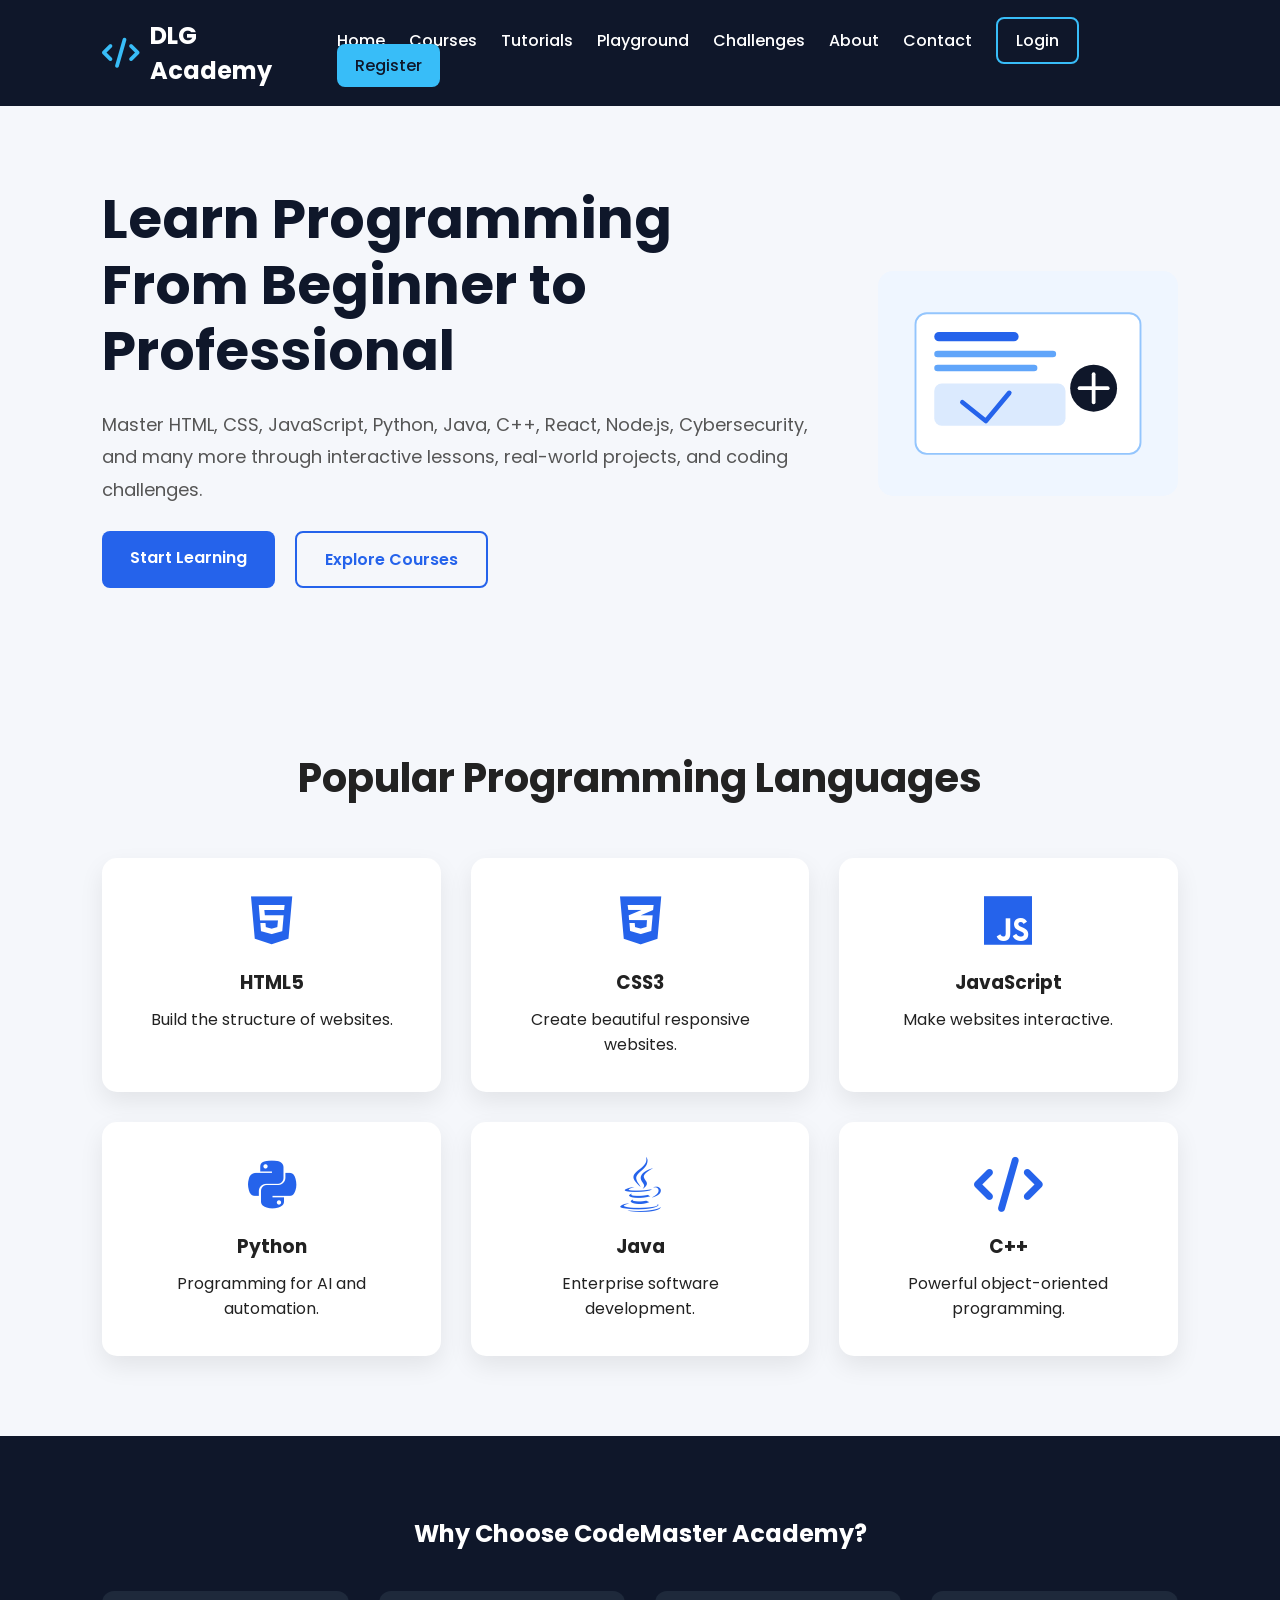
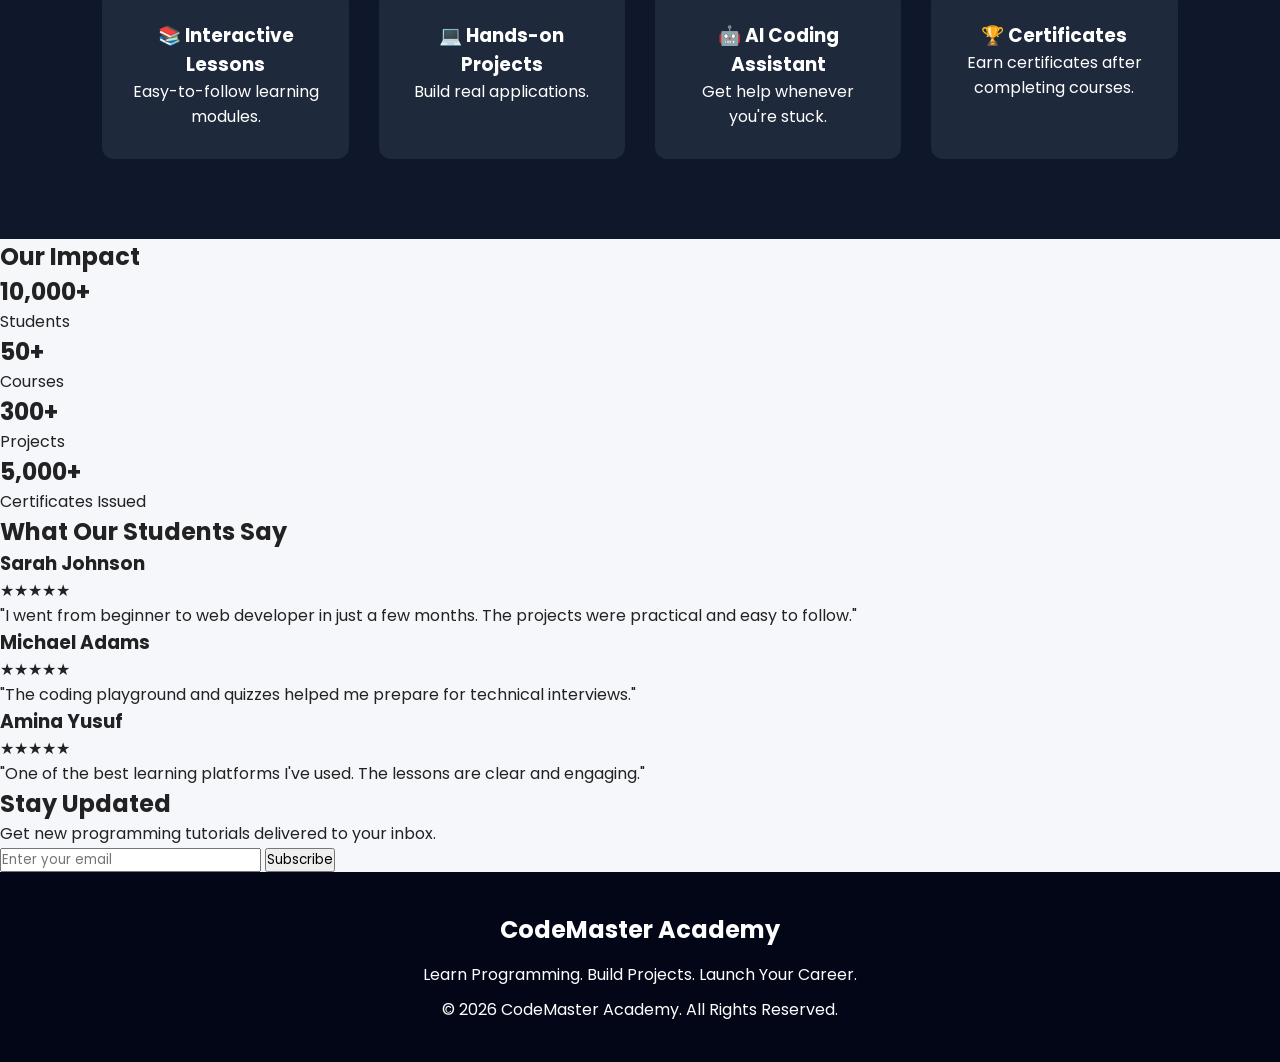
<file: html/index.html>
<!DOCTYPE html>
<html lang="en">
<head>
    <meta charset="UTF-8">
    <meta name="viewport" content="width=device-width, initial-scale=1.0">
    <title>DLG Academy | Learn Programming</title>

    <link rel="stylesheet" href="../css/styles.css">

    <link href="https://fonts.googleapis.com/css2?family=Poppins:wght@300;400;500;600;700&display=swap" rel="stylesheet">

    <link rel="stylesheet"
    href="https://cdnjs.cloudflare.com/ajax/libs/font-awesome/6.7.2/css/all.min.css">
</head>

<body>


<header class="header">

    <div class="logo">
        <i class="fa-solid fa-code"></i>
        <h2>DLG Academy</h2>
    </div>

    <nav class="navbar">
        <a href="#">Home</a>
        <a href="../courses/html_courses.html">Courses</a>
        <a href="#">Tutorials</a>
        <a href="playground.html">Playground</a>
        <a href="#">Challenges</a>
        <a href="#">About</a>
        <a href="#">Contact</a>
        <a href="login.html" class="login">Login</a>
        <a href="register.html" class="register">Register</a>
    </nav>

</header>


<section class="hero">

<div class="hero-text">

<h1>
Learn Programming <br>
From Beginner to Professional
</h1>

<p>
Master HTML, CSS, JavaScript, Python,
Java, C++, React, Node.js, Cybersecurity,
and many more through interactive lessons,
real-world projects, and coding challenges.
</p>

<div class="buttons">
<a href="../courses/html_courses.html" class="btn">Start Learning</a>
<a href="playground.html" class="btn-outline">Explore Courses</a>
</div>

</div>

<div class="hero-image">

<img src="../images/programming.svg"
alt="Programming">

</div>

</section>

<!--  COURSES  -->

<section class="courses">

<h2>Popular Programming Languages</h2>

<div class="course-grid">

<div class="card">
<i class="fa-brands fa-html5"></i>
<h3>HTML5</h3>
<p>Build the structure of websites.</p>
</div>

<div class="card">
<i class="fa-brands fa-css3-alt"></i>
<h3>CSS3</h3>
<p>Create beautiful responsive websites.</p>
</div>

<div class="card">
<i class="fa-brands fa-js"></i>
<h3>JavaScript</h3>
<p>Make websites interactive.</p>
</div>

<div class="card">
<i class="fa-brands fa-python"></i>
<h3>Python</h3>
<p>Programming for AI and automation.</p>
</div>

<div class="card">
<i class="fa-brands fa-java"></i>
<h3>Java</h3>
<p>Enterprise software development.</p>
</div>

<div class="card">
<i class="fa-solid fa-code"></i>
<h3>C++</h3>
<p>Powerful object-oriented programming.</p>
</div>

</div>

</section>

<!-- ================= FEATURES ================= -->

<section class="features">

<h2>Why Choose CodeMaster Academy?</h2>

<div class="feature-grid">

<div>
<h3>📚 Interactive Lessons</h3>
<p>Easy-to-follow learning modules.</p>
</div>

<div>
<h3>💻 Hands-on Projects</h3>
<p>Build real applications.</p>
</div>

<div>
<h3>🤖 AI Coding Assistant</h3>
<p>Get help whenever you're stuck.</p>
</div>

<div>
<h3>🏆 Certificates</h3>
<p>Earn certificates after completing courses.</p>
</div>

</div>

</section>

<section class="statistics">

    <h2>Our Impact</h2>

    <div class="stats-grid">

        <div class="stat-card">
            <h1 id="students">10,000+</h1>
            <p>Students</p>
        </div>

        <div class="stat-card">
            <h1 id="courses">50+</h1>
            <p>Courses</p>
        </div>

        <div class="stat-card">
            <h1 id="projects">300+</h1>
            <p>Projects</p>
        </div>

        <div class="stat-card">
            <h1 id="certificates">5,000+</h1>
            <p>Certificates Issued</p>
        </div>

    </div>

</section>

<section class="testimonials">

<h2>What Our Students Say</h2>

<div class="testimonial-grid">

<div class="testimonial">
<h3>Sarah Johnson</h3>
<p>★★★★★</p>
<p>"I went from beginner to web developer in just a few months. The projects were practical and easy to follow."</p>
</div>

<div class="testimonial">
<h3>Michael Adams</h3>
<p>★★★★★</p>
<p>"The coding playground and quizzes helped me prepare for technical interviews."</p>
</div>

<div class="testimonial">
<h3>Amina Yusuf</h3>
<p>★★★★★</p>
<p>"One of the best learning platforms I've used. The lessons are clear and engaging."</p>
</div>

</div>

</section>

<section class="newsletter">

<h2>Stay Updated</h2>

<p>Get new programming tutorials delivered to your inbox.</p>

<form>

<input type="email"
placeholder="Enter your email">

<button>Subscribe</button>

</form>

</section>



<!-- ================= FOOTER ================= -->

<footer>

<h2>CodeMaster Academy</h2>

<p>
Learn Programming.
Build Projects.
Launch Your Career.
</p>

<p>© 2026 CodeMaster Academy. All Rights Reserved.</p>

</footer>
<button id="topBtn">
    ↑
</button>

<script src="../script/script.js"></script>

</body>
</html>
</file>
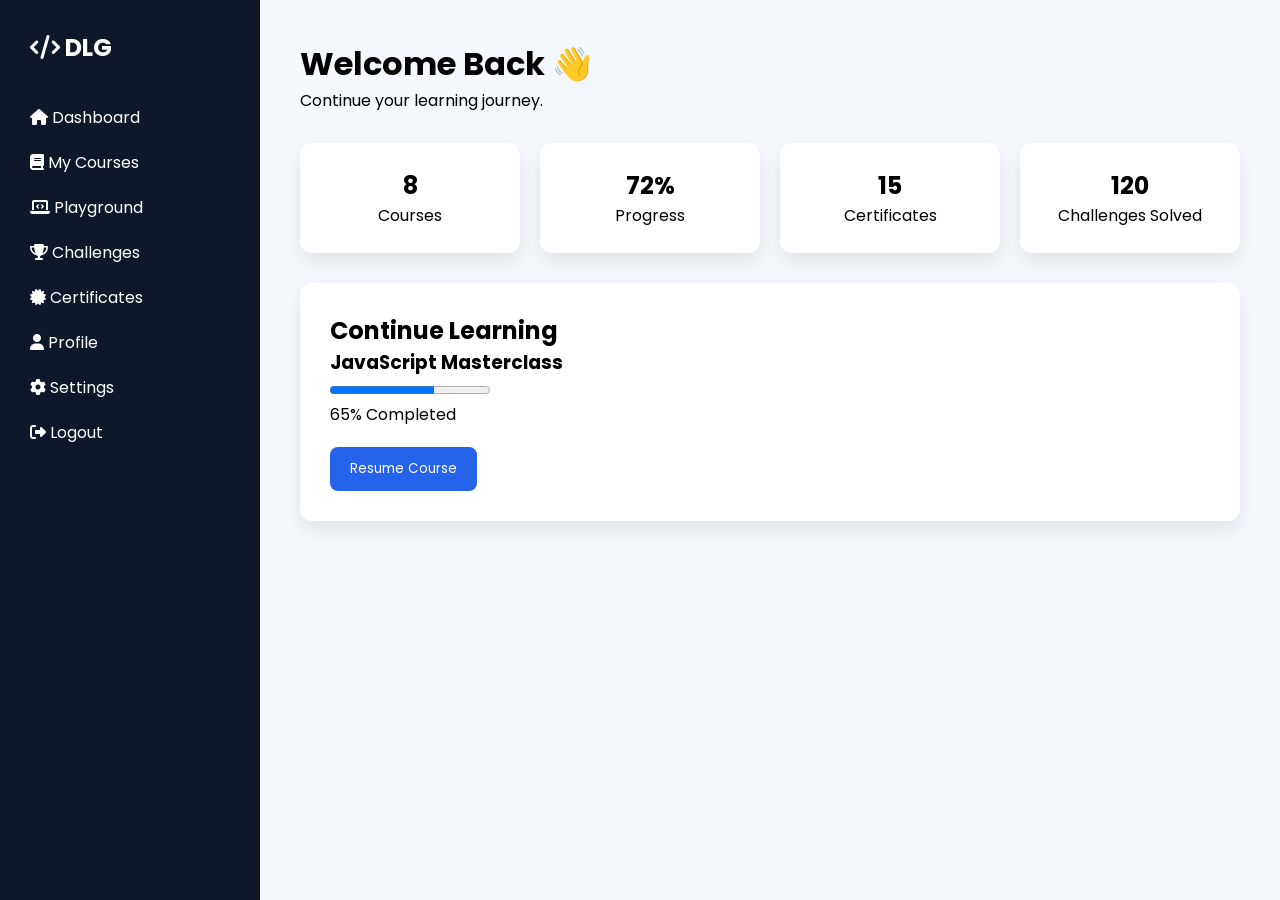
<file: html/dashboard.html>
<!DOCTYPE html>
<html lang="en">
<head>
    <meta charset="UTF-8">
    <meta name="viewport" content="width=device-width, initial-scale=1.0">
    <title>Student Dashboard | DLG Academy</title>

    <link rel="stylesheet" href="../css/dashboard.css">

    <link href="https://fonts.googleapis.com/css2?family=Poppins:wght@300;400;500;600;700&display=swap" rel="stylesheet">

    <link rel="stylesheet"
    href="https://cdnjs.cloudflare.com/ajax/libs/font-awesome/6.7.2/css/all.min.css">
</head>
<body>

<div class="dashboard">

    <!-- Sidebar -->
    <aside class="sidebar">

        <h2><i class="fas fa-code"></i> DLG</h2>

        <ul>
            <li><a href="#"><i class="fas fa-home"></i> Dashboard</a></li>
            <li><a href="../courses/html_courses.html"><i class="fas fa-book"></i> My Courses</a></li>
            <li><a href="playground.html"><i class="fas fa-laptop-code"></i> Playground</a></li>
            <li><a href="#"><i class="fas fa-trophy"></i> Challenges</a></li>
            <li><a href="#"><i class="fas fa-certificate"></i> Certificates</a></li>
            <li><a href="#"><i class="fas fa-user"></i> Profile</a></li>
            <li><a href="#"><i class="fas fa-cog"></i> Settings</a></li>
            <li><a href="#"><i class="fas fa-sign-out-alt"></i> Logout</a></li>
        </ul>

    </aside>

    <!-- Main Content -->
    <main class="content">

        <h1>Welcome Back 👋</h1>
        <p>Continue your learning journey.</p>

        <!-- Statistics -->
        <section class="stats">

            <div class="box">
                <h2>8</h2>
                <p>Courses</p>
            </div>

            <div class="box">
                <h2>72%</h2>
                <p>Progress</p>
            </div>

            <div class="box">
                <h2>15</h2>
                <p>Certificates</p>
            </div>

            <div class="box">
                <h2>120</h2>
                <p>Challenges Solved</p>
            </div>

        </section>

        <!-- Continue Learning -->
        <section class="learning">

            <h2>Continue Learning</h2>

            <div class="course-card">
                <h3>JavaScript Masterclass</h3>
                <progress value="65" max="100"></progress>
                <p>65% Completed</p>
                <button>Resume Course</button>
            </div>

        </section>

    </main>

</div>

<script src="../script/dashboard.js"></script>

</body>
</html>
</file>
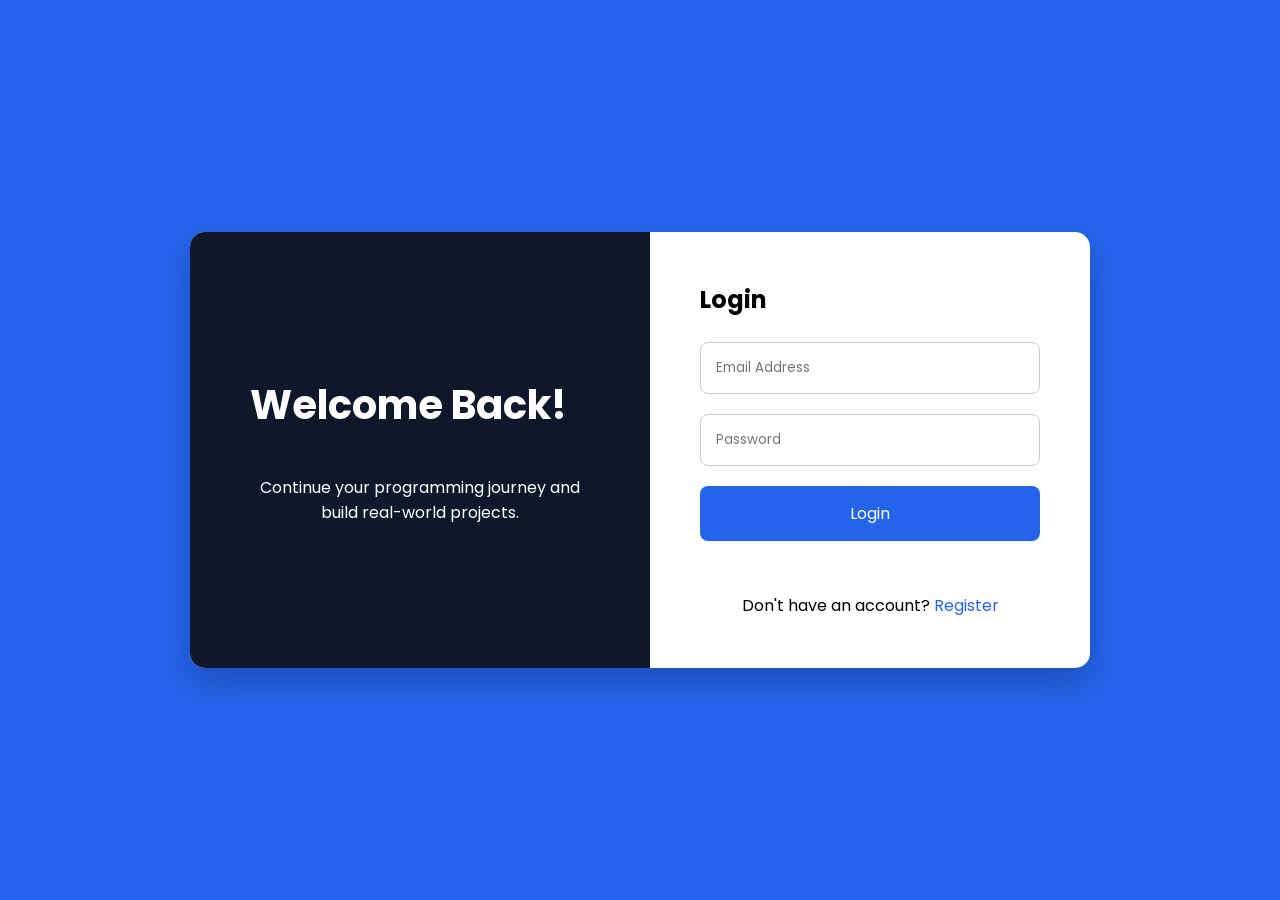
<file: html/login.html>
<!DOCTYPE html>
<html lang="en">
<head>
    <meta charset="UTF-8">
    <meta name="viewport" content="width=device-width, initial-scale=1.0">
    <title>Login | DLG Academy</title>

    <link rel="stylesheet" href="../css/auth.css">

    <link href="https://fonts.googleapis.com/css2?family=Poppins:wght@300;400;500;600;700&display=swap" rel="stylesheet">
</head>
<body>

<div class="container">

    <div class="left">

        <h1>Welcome Back!</h1>

        <p>
            Continue your programming journey and build real-world projects.
        </p>

    </div>

    <div class="right">

        <form id="loginForm">

            <h2>Login</h2>

            <input type="email" id="email" placeholder="Email Address" required>

            <input type="password" id="password" placeholder="Password" required>

            <button type="submit">
                Login
            </button>

            <p id="authMessage" class="auth-message"></p>

            <p>
                Don't have an account?
                <a href="register.html">Register</a>
            </p>

        </form>

    </div>

</div>

<script src="../script/auth-utils.js"></script>
<script src="../script/login.js"></script>

</body>
</html>
</file>
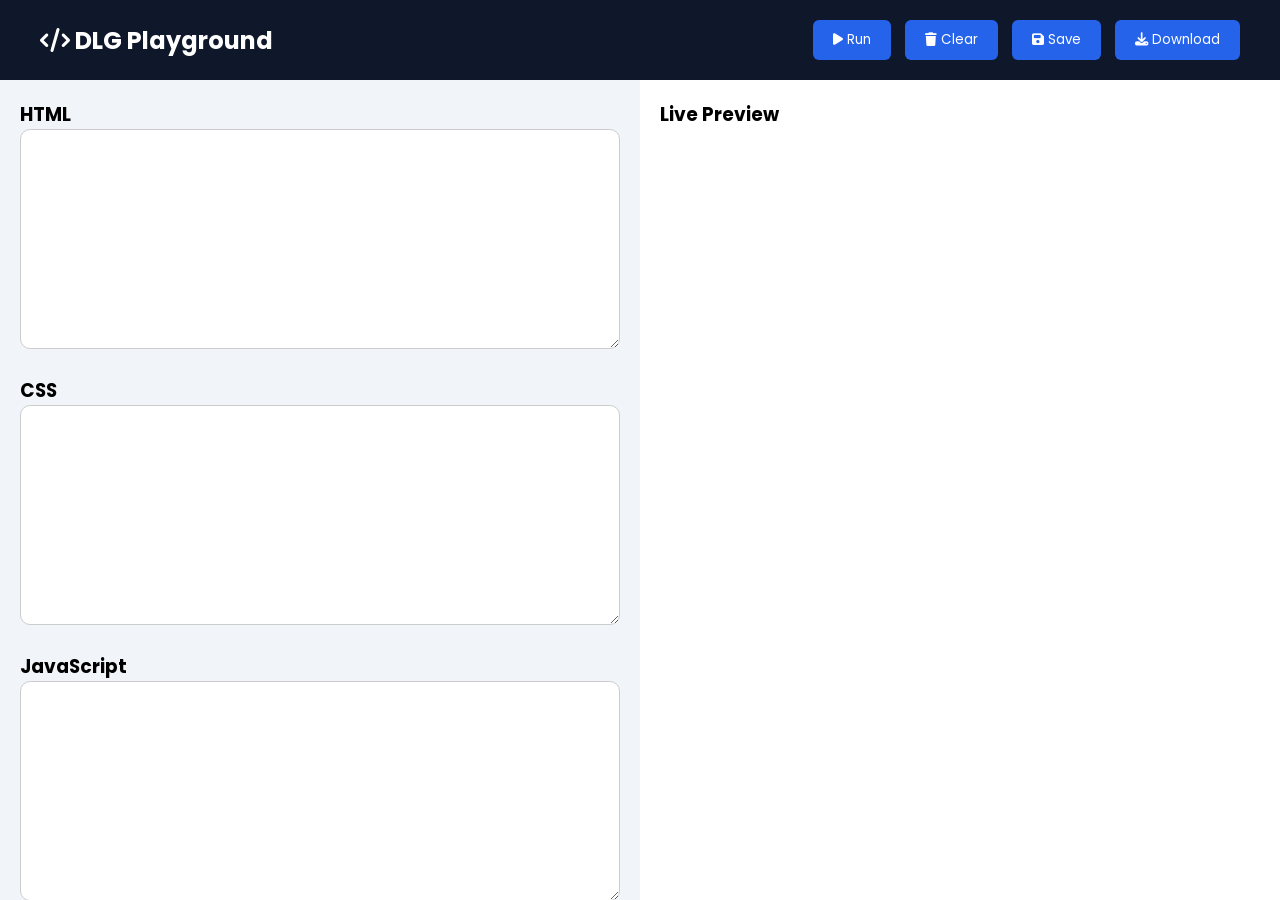
<file: html/playground.html>
<!DOCTYPE html>
<html lang="en">
<head>
<meta charset="UTF-8">
<meta name="viewport" content="width=device-width, initial-scale=1.0">

<title>DLG Playground</title>

<link rel="stylesheet" href="../css/playground.css">

<link rel="preconnect" href="https://fonts.googleapis.com">
<link href="https://fonts.googleapis.com/css2?family=Poppins:wght@300;400;500;600;700&display=swap" rel="stylesheet">

<link rel="stylesheet"
href="https://cdnjs.cloudflare.com/ajax/libs/font-awesome/6.7.2/css/all.min.css">

</head>

<body>

<header>

<h2>
<i class="fa-solid fa-code"></i>
DLG Playground
</h2>

<div>

<button id="run">
<i class="fa-solid fa-play"></i>
Run
</button>

<button id="clear">
<i class="fa-solid fa-trash"></i>
Clear
</button>

<button id="save">
<i class="fa-solid fa-floppy-disk"></i>
Save
</button>

<button id="download">
<i class="fa-solid fa-download"></i>
Download
</button>

</div>

</header>

<div class="container">

<div class="editor">

<h3>HTML</h3>

<textarea id="html"></textarea>

<h3>CSS</h3>

<textarea id="css"></textarea>

<h3>JavaScript</h3>

<textarea id="js"></textarea>

</div>

<div class="preview">

<h3>Live Preview</h3>

<iframe id="output"></iframe>

</div>

</div>

<script src="../script/playground.js"></script>

</body>
</html>
</file>
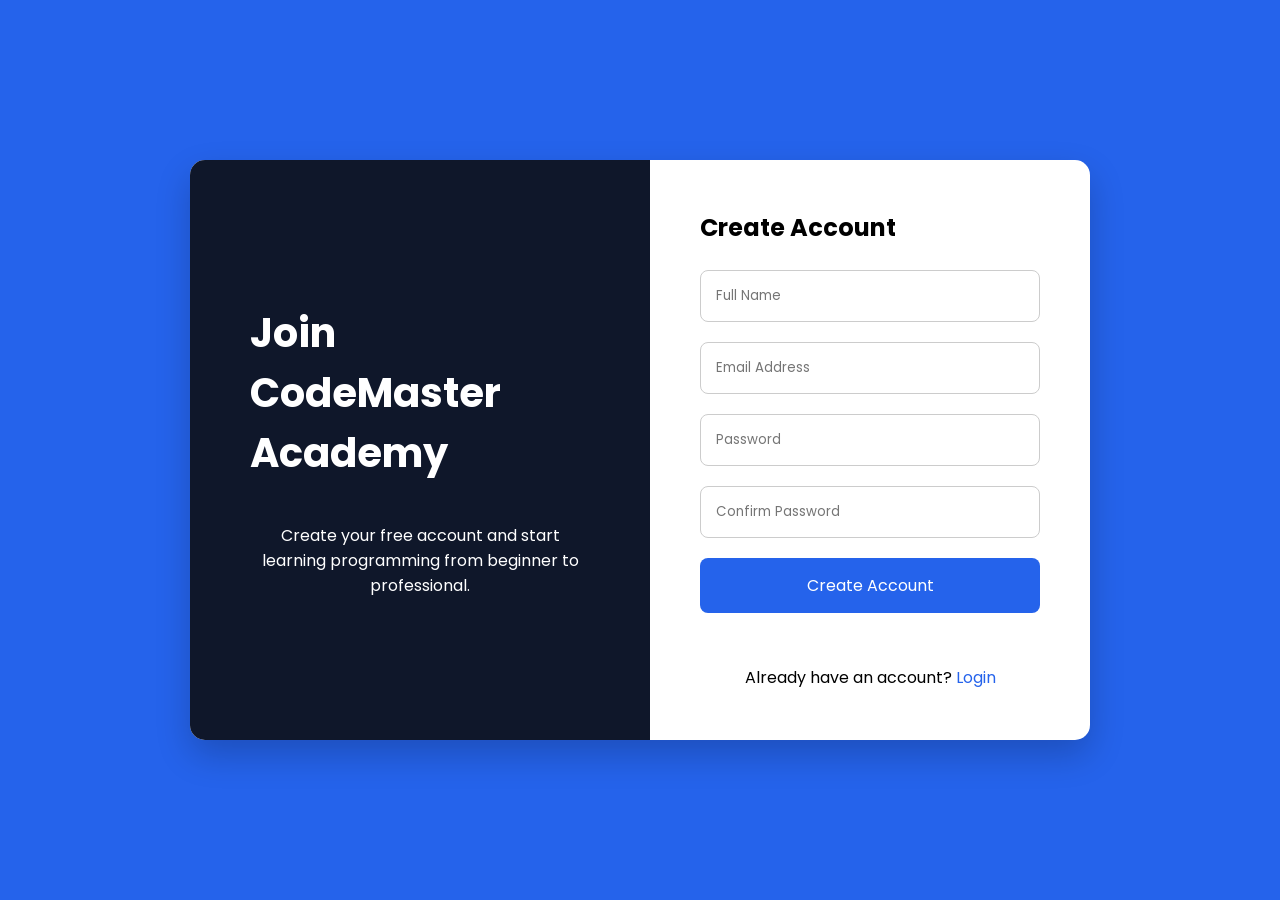
<file: html/register.html>
<!DOCTYPE html>
<html lang="en">
<head>
    <meta charset="UTF-8">
    <meta name="viewport" content="width=device-width, initial-scale=1.0">
    <title>Create Account | CodeMaster Academy</title>

    <link rel="stylesheet" href="../css/auth.css">

    <link href="https://fonts.googleapis.com/css2?family=Poppins:wght@300;400;500;600;700&display=swap" rel="stylesheet">
</head>
<body>

<div class="container">

    <div class="left">

        <h1>Join CodeMaster Academy</h1>

        <p>
            Create your free account and start learning programming from beginner to professional.
        </p>

    </div>

    <div class="right">

        <form id="registerForm">

            <h2>Create Account</h2>

            <input type="text" id="fullname" placeholder="Full Name" required>

            <input type="email" id="email" placeholder="Email Address" required>

            <input type="password" id="password" placeholder="Password" required>

            <input type="password" id="confirmPassword" placeholder="Confirm Password" required>

            <button type="submit">
                Create Account
            </button>

            <p id="authMessage" class="auth-message"></p>

            <p>
                Already have an account?
                <a href="login.html">Login</a>
            </p>

        </form>

    </div>

</div>

<script src="../script/auth-utils.js"></script>
<script src="../script/register.js"></script>

</body>
</html>
</file>
<file: css/styles.css>
/* ===========================
   Google Font
=========================== */
@import url('https://fonts.googleapis.com/css2?family=Poppins:wght@300;400;500;600;700;800&display=swap');

*{
    margin:0;
    padding:0;
    box-sizing:border-box;
    font-family:'Poppins',sans-serif;
}

html{
    scroll-behavior:smooth;
}

body{
    background:#f5f7fb;
    color:#222;
}

/* ===========================
   Header
=========================== */

.header{
    display:flex;
    justify-content:space-between;
    align-items:center;
    padding:18px 8%;
    background:#0f172a;
    position:sticky;
    top:0;
    z-index:1000;
}

.logo{
    display:flex;
    align-items:center;
    gap:10px;
    color:#fff;
}

.logo i{
    font-size:30px;
    color:#38bdf8;
}

.navbar a{
    text-decoration:none;
    color:#fff;
    margin-left:20px;
    font-weight:500;
    transition:.3s;
}

.navbar a:hover{
    color:#38bdf8;
}

.login{
    padding:10px 18px;
    border:2px solid #38bdf8;
    border-radius:8px;
}

.register{
    padding:10px 18px;
    background:#38bdf8;
    color:#0f172a !important;
    border-radius:8px;
    font-weight:bold;
}

/* ===========================
   Hero Section
=========================== */

.hero{
    display:flex;
    justify-content:space-between;
    align-items:center;
    padding:80px 8%;
    gap:50px;
}

.hero-text{
    flex:1;
}

.hero-text h1{
    font-size:55px;
    line-height:1.2;
    color:#0f172a;
}

.hero-text p{
    margin:25px 0;
    color:#555;
    font-size:18px;
    line-height:1.8;
}

.buttons{
    display:flex;
    gap:20px;
}

.btn,
.btn-outline{
    padding:14px 28px;
    text-decoration:none;
    border-radius:8px;
    transition:.3s;
    font-weight:600;
}

.btn{
    background:#2563eb;
    color:white;
}

.btn:hover{
    background:#1d4ed8;
}

.btn-outline{
    border:2px solid #2563eb;
    color:#2563eb;
}

.btn-outline:hover{
    background:#2563eb;
    color:white;
}

.hero-image img{
    width:100%;
    max-width:550px;
}

/* ===========================
   Courses
=========================== */

.courses{
    padding:80px 8%;
    text-align:center;
}

.courses h2{
    font-size:40px;
    margin-bottom:50px;
}

.course-grid{
    display:grid;
    grid-template-columns:repeat(auto-fit,minmax(250px,1fr));
    gap:30px;
}

.card{
    background:white;
    padding:35px;
    border-radius:15px;
    box-shadow:0 10px 25px rgba(0,0,0,.08);
    transition:.3s;
}

.card:hover{
    transform:translateY(-10px);
}

.card i{
    font-size:55px;
    color:#2563eb;
    margin-bottom:20px;
}

.card h3{
    margin-bottom:10px;
}

/* ===========================
   Features
=========================== */

.features{
    padding:80px 8%;
    background:#0f172a;
    color:white;
    text-align:center;
}

.features h2{
    margin-bottom:40px;
}

.feature-grid{
    display:grid;
    grid-template-columns:repeat(auto-fit,minmax(220px,1fr));
    gap:30px;
}

.feature-grid div{
    background:#1e293b;
    padding:30px;
    border-radius:12px;
}

/* ===========================
   Footer
=========================== */

footer{
    background:#020617;
    color:white;
    text-align:center;
    padding:40px;
}

footer h2{
    margin-bottom:15px;
}

footer p{
    margin-top:10px;
}

/* ===========================
   Responsive Design
=========================== */

@media(max-width:900px){

.hero{
    flex-direction:column;
    text-align:center;
}

.buttons{
    justify-content:center;
}

.navbar{
    display:none;
}

.hero-text h1{
    font-size:40px;
}


.statistics,
.testimonials,
.newsletter{
    padding:80px 8%;
    text-align:center;
}

.stats-grid,
.testimonial-grid{
    display:grid;
    grid-template-columns:repeat(auto-fit,minmax(220px,1fr));
    gap:25px;
    margin-top:40px;
}

.stat-card,
.testimonial{
    background:#ffffff;
    padding:30px;
    border-radius:12px;
    box-shadow:0 8px 20px rgba(0,0,0,.08);
}

.newsletter form{
    margin-top:30px;
}

.newsletter input{
    width:320px;
    max-width:90%;
    padding:14px;
    border:1px solid #ccc;
    border-radius:8px;
}

.newsletter button{
    padding:14px 25px;
    margin-left:10px;
    border:none;
    background:#2563eb;
    color:#fff;
    border-radius:8px;
    cursor:pointer;
}
</file>
<file: css/dashboard.css>
*{
margin:0;
padding:0;
box-sizing:border-box;
font-family:Poppins,sans-serif;
}

body{
background:#f4f7fb;
}

.dashboard{
display:flex;
min-height:100vh;
}

.sidebar{
width:260px;
background:#0f172a;
color:white;
padding:30px;
}

.sidebar h2{
margin-bottom:40px;
}

.sidebar ul{
list-style:none;
}

.sidebar li{
margin:20px 0;
}

.sidebar a{
color:white;
text-decoration:none;
}

.sidebar a:hover{
color:#38bdf8;
}

.content{
flex:1;
padding:40px;
}

.stats{
display:grid;
grid-template-columns:repeat(auto-fit,minmax(180px,1fr));
gap:20px;
margin:30px 0;
}

.box{
background:white;
padding:25px;
border-radius:12px;
box-shadow:0 10px 20px rgba(0,0,0,.08);
text-align:center;
}

.learning{
background:white;
padding:30px;
border-radius:12px;
box-shadow:0 10px 20px rgba(0,0,0,.08);
}

.course-card button{
margin-top:20px;
padding:12px 20px;
border:none;
background:#2563eb;
color:white;
border-radius:8px;
cursor:pointer;
}
</file>
<file: css/auth.css>
*{
    margin:0;
    padding:0;
    box-sizing:border-box;
    font-family:Poppins,sans-serif;
}

body{
    background:#2563eb;
    display:flex;
    justify-content:center;
    align-items:center;
    min-height:100vh;
}

.container{
    width:900px;
    background:#fff;
    display:flex;
    border-radius:15px;
    overflow:hidden;
    box-shadow:0 15px 35px rgba(0,0,0,.2);
}

.left{
    flex:1;
    background:#0f172a;
    color:#fff;
    padding:60px;
    display:flex;
    flex-direction:column;
    justify-content:center;
}

.left h1{
    font-size:40px;
    margin-bottom:20px;
}

.right{
    flex:1;
    padding:50px;
}

.right h2{
    margin-bottom:25px;
}

input{
    width:100%;
    padding:15px;
    margin-bottom:20px;
    border:1px solid #ccc;
    border-radius:8px;
}

button{
    width:100%;
    padding:15px;
    background:#2563eb;
    color:#fff;
    border:none;
    border-radius:8px;
    font-size:16px;
    cursor:pointer;
}

button:hover{
    background:#1d4ed8;
}

p{
    margin-top:20px;
    text-align:center;
}

.auth-message{
    margin-top:12px;
    font-size:14px;
    min-height:20px;
}

a{
    color:#2563eb;
    text-decoration:none;
}

@media(max-width:768px){

.container{
    flex-direction:column;
    width:95%;
}

.left{
    text-align:center;
}

}
</file>
<file: css/playground.css>
*{
margin:0;
padding:0;
box-sizing:border-box;
font-family:Poppins,sans-serif;
}

body{
background:#f1f5f9;
}

header{
display:flex;
justify-content:space-between;
align-items:center;
padding:20px 40px;
background:#0f172a;
color:white;
}

header button{
margin-left:10px;
padding:10px 20px;
border:none;
border-radius:6px;
cursor:pointer;
background:#2563eb;
color:white;
}

.container{
display:grid;
grid-template-columns:1fr 1fr;
height:calc(100vh - 80px);
}

.editor{
padding:20px;
overflow:auto;
}

.preview{
padding:20px;
background:white;
}

textarea{

width:100%;

height:220px;

margin-bottom:20px;

padding:15px;

font-size:15px;

font-family:monospace;

border-radius:10px;

border:1px solid #ccc;

resize:vertical;

}

iframe{

width:100%;

height:90%;

border:none;

background:white;

border-radius:10px;

}

@media(max-width:900px){

.container{

grid-template-columns:1fr;

}

}
</file>
